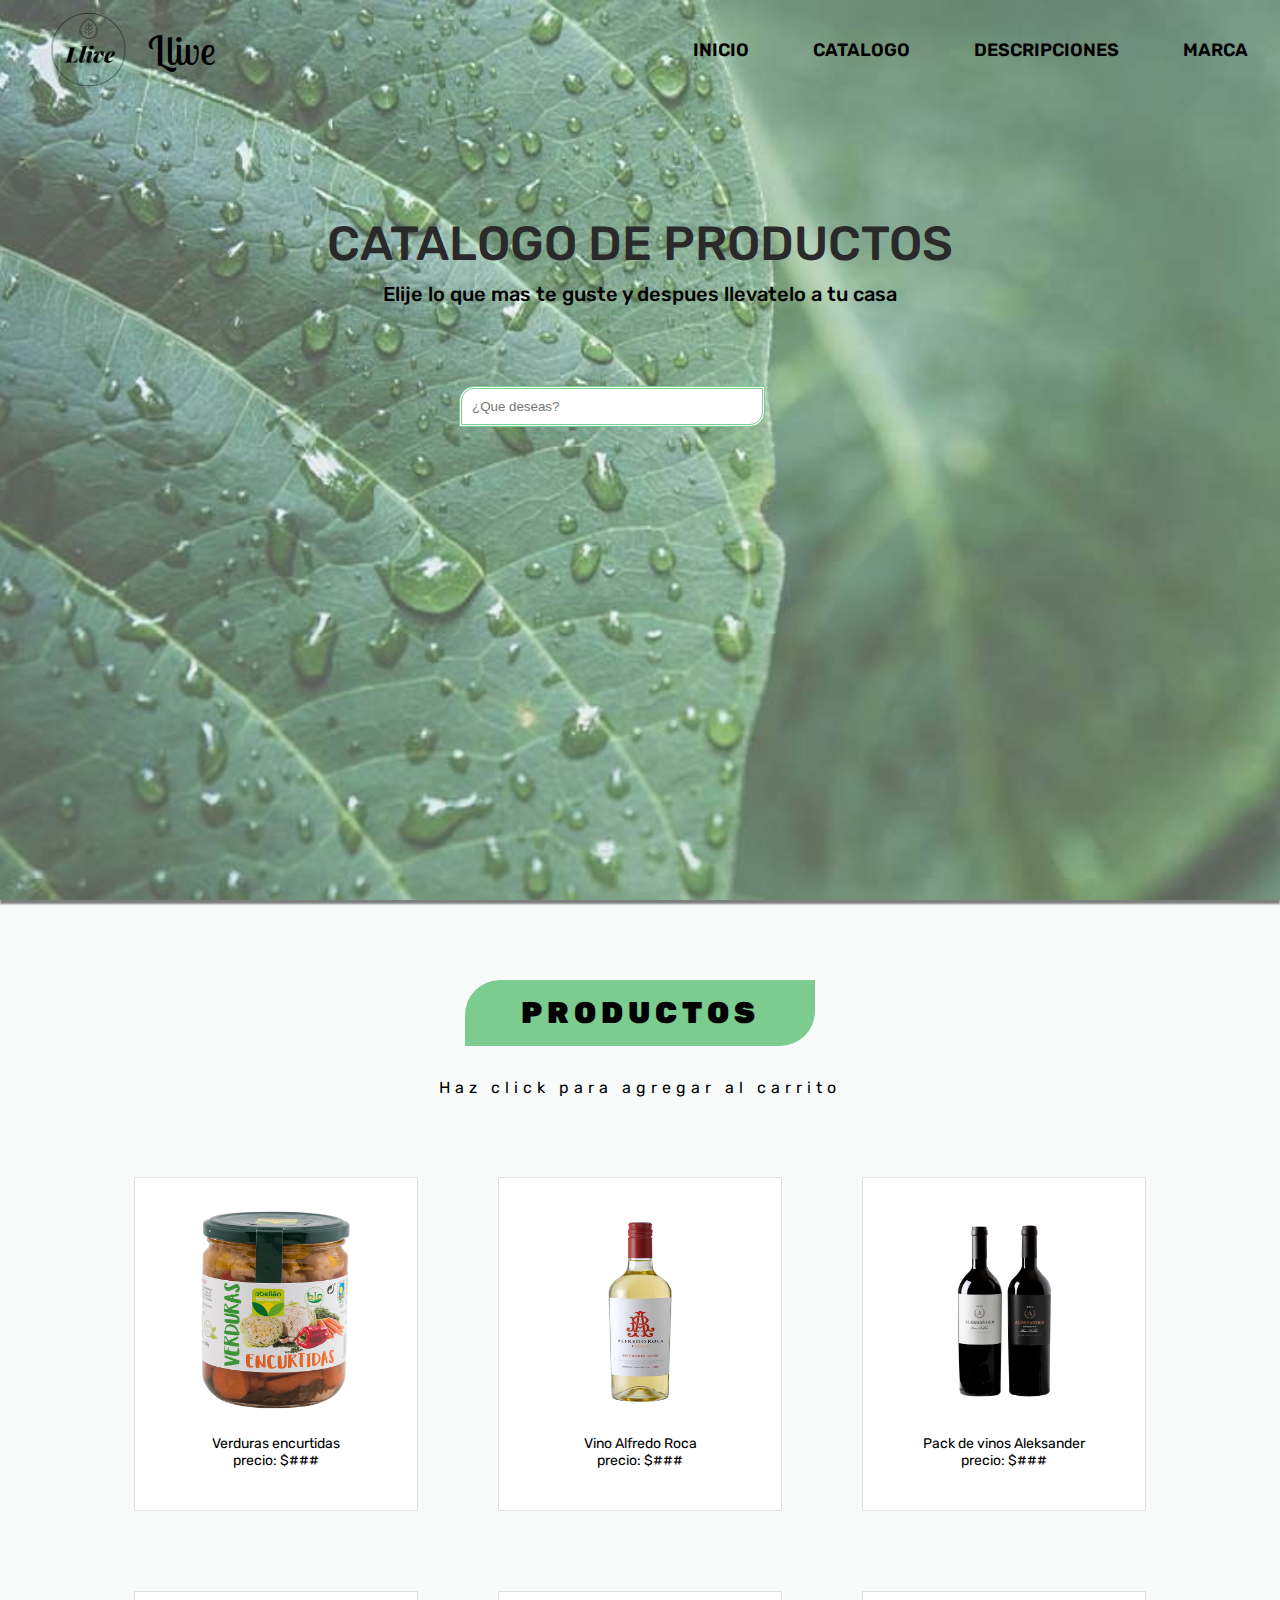
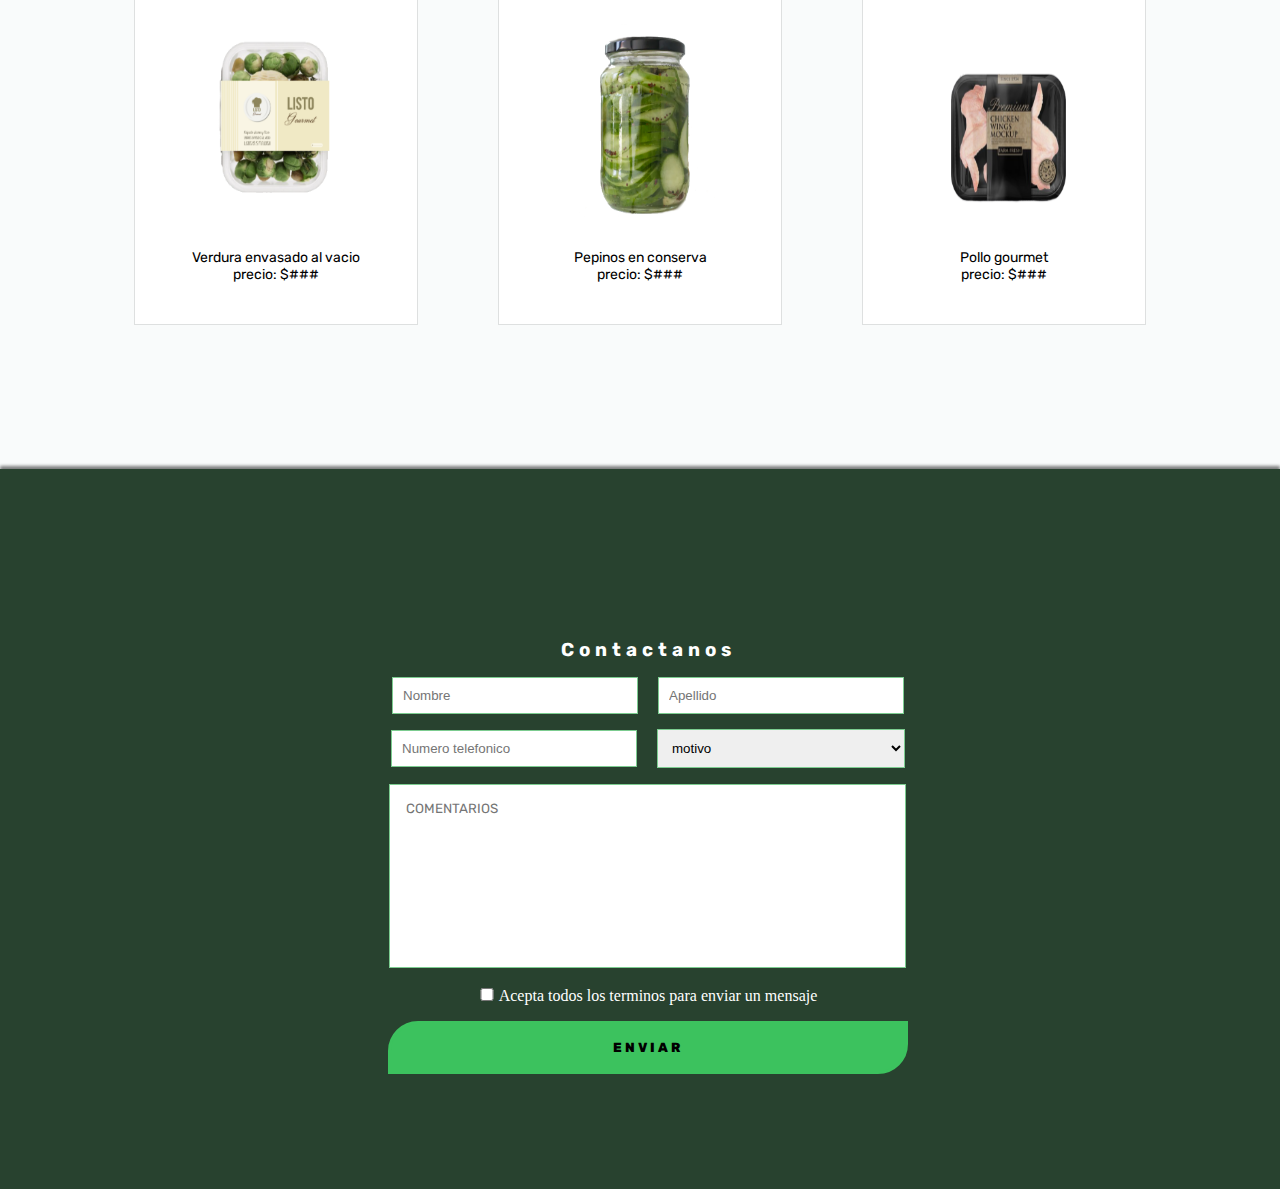
<file: html/catalogo.html>
<!DOCTYPE html>
<html lang="en">
<head>
    <meta charset="UTF-8">
    <meta name="description" content="seccion de Llive donde se muestran todos los productos de conservas y vinos que se venden en la pagina">
    <meta name="keywords" content="catalogo, venta, productos, conservas, frasco, envasado, años, vino,">
    <meta http-equiv="X-UA-Compatible" content="IE=edge">
    <meta name="viewport" content="width=device-width, initial-scale=1.0">
    <title>Catalogo || Llive</title>
    <!-- link de css -->
    <link rel="stylesheet" href="../css/catalogo.css">
    <!-- font awesome -->
    <link rel="stylesheet" href="https://use.fontawesome.com/releases/v5.15.3/css/all.css" integrity="sha384-SZXxX4whJ79/gErwcOYf+zWLeJdY/qpuqC4cAa9rOGUstPomtqpuNWT9wdPEn2fk" crossorigin="anonymous">
    <!-- Google fonts -->
    <link rel="preconnect" href="https://fonts.googleapis.com">
    <link rel="preconnect" href="https://fonts.gstatic.com" crossorigin>
    <link href="https://fonts.googleapis.com/css2?family=Lobster+Two&display=swap" rel="stylesheet">
    <link rel="preconnect" href="https://fonts.googleapis.com">
    <link rel="preconnect" href="https://fonts.gstatic.com" crossorigin>
    <link href="https://fonts.googleapis.com/css2?family=Rubik:ital,wght@0,400;0,500;0,600;0,700;1,400&display=swap" rel="stylesheet">
    <link rel="preconnect" href="https://fonts.googleapis.com">
    <link rel="preconnect" href="https://fonts.gstatic.com" crossorigin>
    <link href="https://fonts.googleapis.com/css2?family=Poppins&display=swap" rel="stylesheet">


</head>
<body>
<!--header/Nav-Bar-->
<header>
    <div class="header_navBar">
        <div class="header_logo">
            <img src="../assets/logo.png" alt="">
            <p>Llive</p>
        </div>
        <div class="header_links">
            <ul>
                <li><a href="../index.html">Inicio</a></li>
                <li><a href="../html/catalogo.html">Catalogo</a></li>
                <li><a href="../html/descripciones.html">Descripciones</a></li>
                <li><a href="../html/marca.html">Marca</a></li>
            </ul>
            
        </div>
    </div>
    <div class="catalogo_titulo">
        <h1>Catalogo de productos</h1>
        <p>Elije lo que mas te guste y despues llevatelo a tu casa</p>
    </div>
    <div class="catalogo_search">
        <input type="search" placeholder="¿Que deseas?"> 
        <span><i class="fas fa-search"></i></span>
    </div>
</header>

<!-- catalogo de productos -->

<section class="catalogo">
    <h1>Productos</h1>
    <p>Haz click para agregar al carrito</p>
    <div class="catalogo_gridProductos">
        <div class="estilos_cards">
            <img src="../assets/Daco_2308410.png" alt=""> 
            <span>Verduras encurtidas</span> <span>precio: $###</span>
        </div>
        <div class="estilos_cards">
            <img src="../assets/vino alfredo roca.png" alt=""> 
            <span>Vino Alfredo Roca</span> <span>precio: $###</span>
        </div>
        <div class="estilos_cards">
            <img src="../assets/pack-vinos.png" alt=""> 
            <span>Pack de vinos Aleksander</span> <span>precio: $###</span>
        </div>
        <div class="estilos_cards">
            <img src="../assets/gourmet.png" alt=""> 
            <span>Verdura envasado al vacio</span> <span>precio: $###</span>
        </div>
        <div class="estilos_cards">
            <img src="../assets/conserva.png" alt=""> 
            <span>Pepinos en conserva</span> <span>precio: $###</span>
        </div>
        <div class="estilos_cards">
            <img src="../assets/producto_gourmet_dos.png" alt=""> 
            <span>Pollo gourmet</span> <span>precio: $###</span>
        </div>
    </div>
  
</section>
<!-- footer -->
<footer>
    <div class="footer_form">
        <iframe src="https://www.google.com/maps/embed?pb=!1m18!1m12!1m3!1d3283.9519523340928!2d-58.46239978461505!3d-34.60537646509322!2m3!1f0!2f0!3f0!3m2!1i1024!2i768!4f13.1!3m3!1m2!1s0x95bcca022cb45dc9%3A0x793d47274929b104!2sAv.%20Juan%20B.%20Justo%204151%2C%20C1416DJI%20CABA!5e0!3m2!1ses-419!2sar!4v1626839578535!5m2!1ses-419!2sar" width="1340" height="150" style="border:0;" allowfullscreen="" loading="lazy"></iframe>
        <div class="footer_inputs">
            <h3>Contactanos</h3>
            <div class="footer_inputName">
                <input type="text" placeholder="Nombre"> <input type="text" placeholder="Apellido">
            </div>
            <div class="footer_inputAsunto">
                <input type="number" placeholder="Numero telefonico"> 
                <select>
                    <option selected> motivo </option>
                    <option> No me llego lo que ordene</option>
                    <option> Mi pedido no llega </option>
                    <option> Me cobraron mas de lo debido</option>
                </select>
            </div>
            <textarea name="" placeholder="comentarios" id="" cols="30" rows="10"></textarea>
            <div class="footer_check">
                <input type="checkbox"> <label for="">Acepta todos los terminos para enviar un mensaje</label>
            </div>
            <button type="submit">enviar</button>
        </div>
    </div>
</footer>
</body>
</html>
</file>
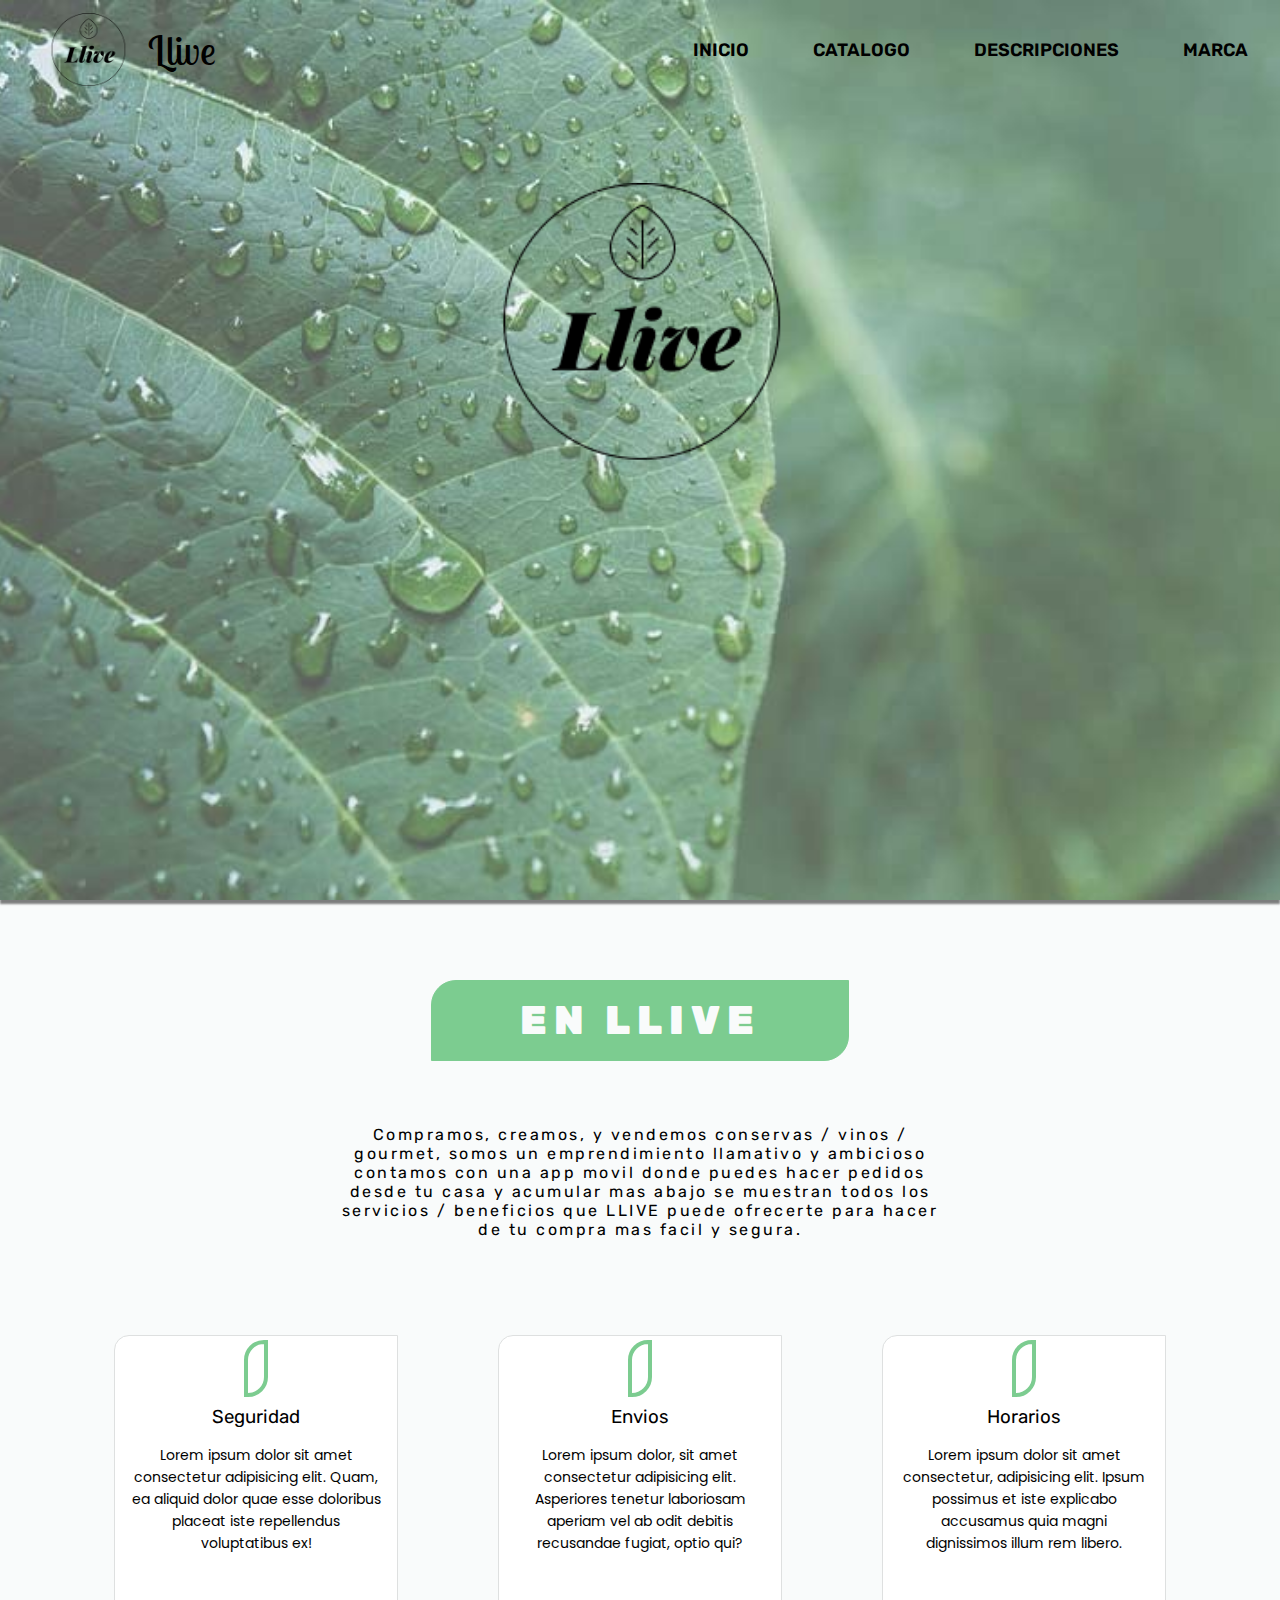
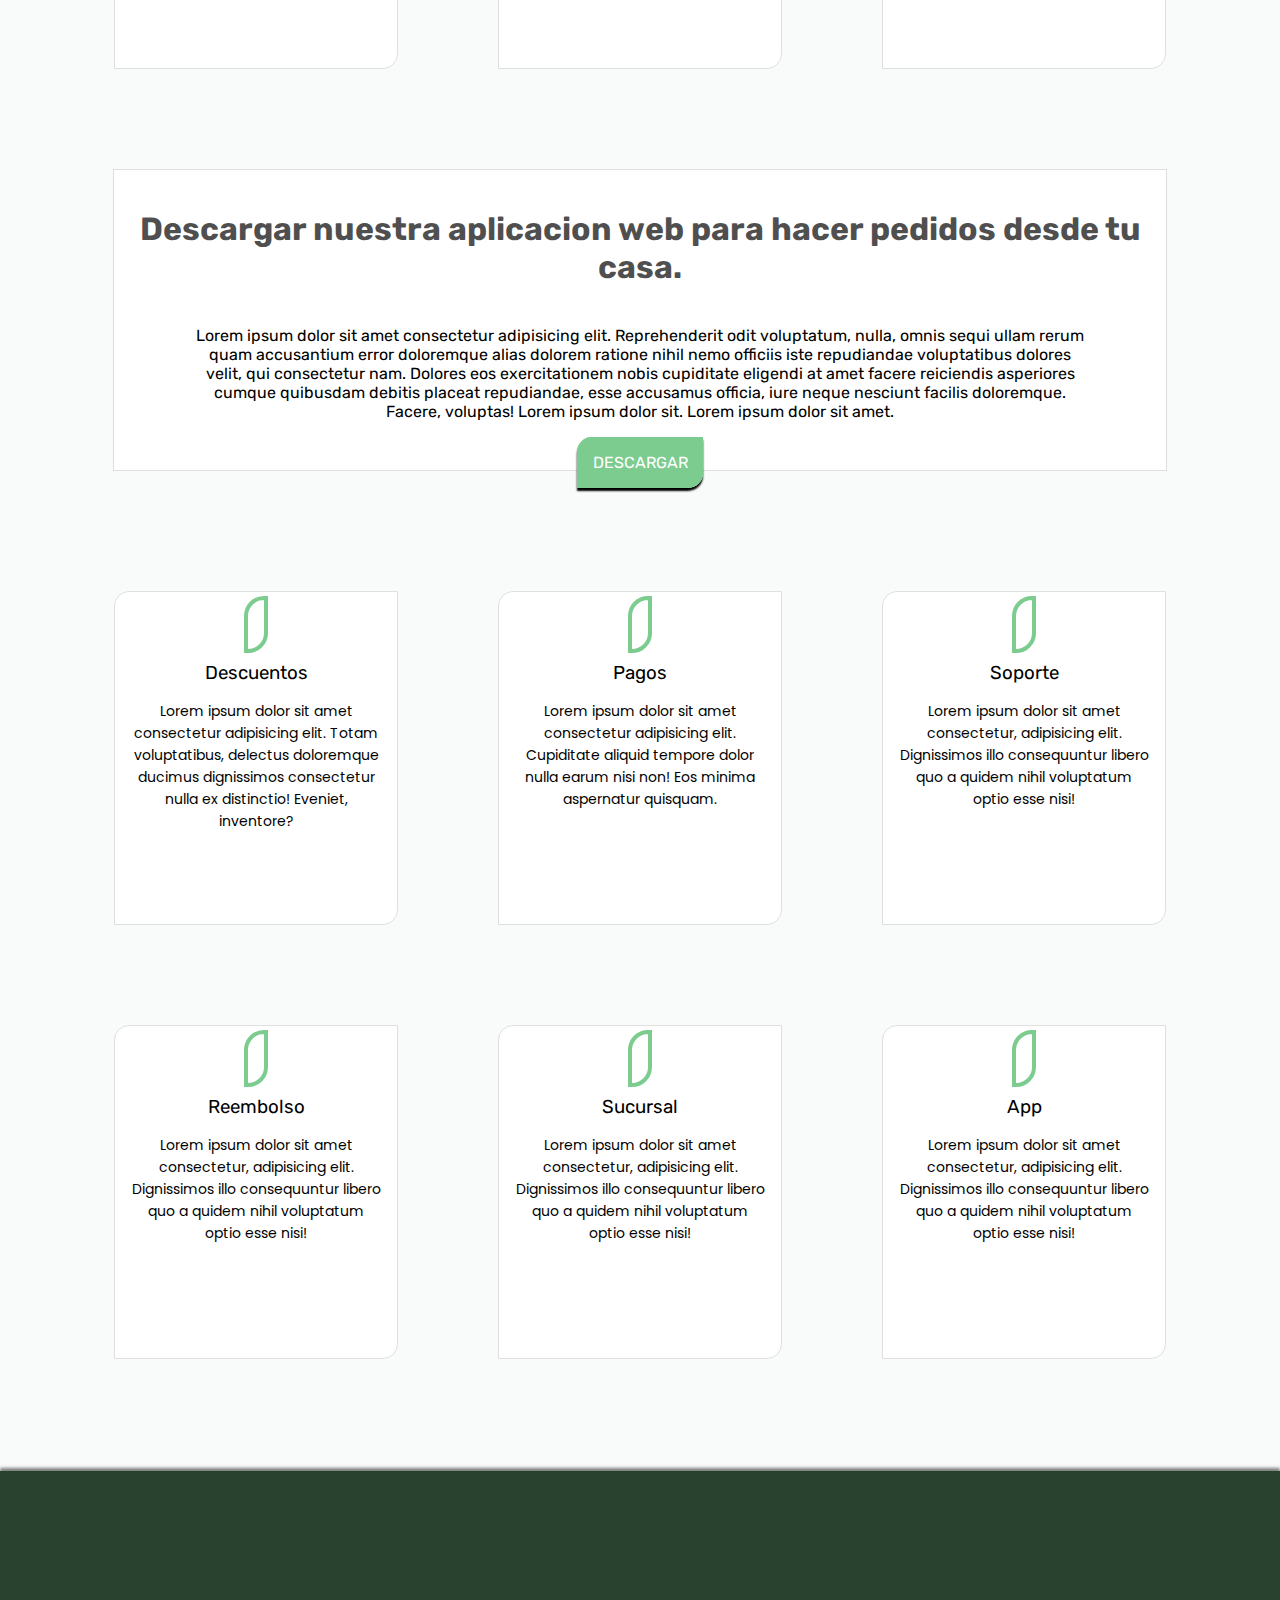
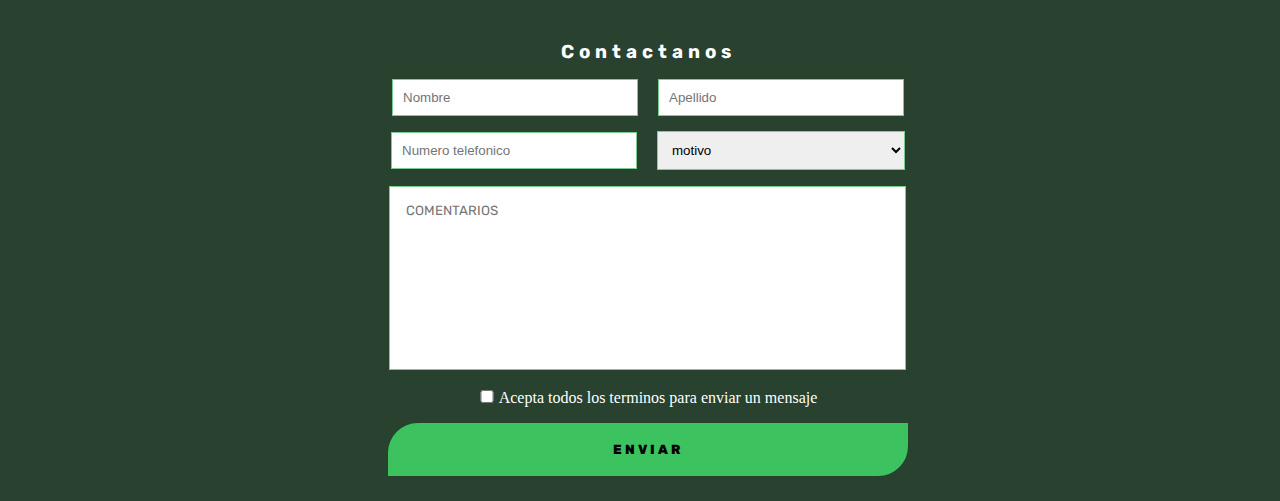
<file: html/marca.html>
<!DOCTYPE html>
<html lang="en">
<head>
    <meta charset="UTF-8">
    <meta name="description" content="seccion de Llive donde se encuentra la informacion y los servicios de la pagina">
    <meta name="keywords" content="marca, caracteristicas, servicios, atencion, informacion">
    <meta http-equiv="X-UA-Compatible" content="IE=edge">
    <meta name="viewport" content="width=device-width, initial-scale=1.0">
    <title>Marca || Llive</title>
     <!-- link de css -->
     <link rel="stylesheet" href="../css/marca.css">
     <!-- font awesome -->
     <link rel="stylesheet" href="https://use.fontawesome.com/releases/v5.15.3/css/all.css" integrity="sha384-SZXxX4whJ79/gErwcOYf+zWLeJdY/qpuqC4cAa9rOGUstPomtqpuNWT9wdPEn2fk" crossorigin="anonymous">
     <!-- Google fonts -->
     <link rel="preconnect" href="https://fonts.googleapis.com">
     <link rel="preconnect" href="https://fonts.gstatic.com" crossorigin>
     <link href="https://fonts.googleapis.com/css2?family=Lobster+Two&display=swap" rel="stylesheet">
     <link rel="preconnect" href="https://fonts.googleapis.com">
     <link rel="preconnect" href="https://fonts.gstatic.com" crossorigin>
     <link href="https://fonts.googleapis.com/css2?family=Rubik:ital,wght@0,400;0,500;0,600;0,700;1,400&display=swap" rel="stylesheet">
     <link rel="preconnect" href="https://fonts.googleapis.com">
     <link rel="preconnect" href="https://fonts.gstatic.com" crossorigin>
     <link href="https://fonts.googleapis.com/css2?family=Poppins&display=swap" rel="stylesheet">
</head>
<body>
    <!-- Header / navBar-->
    <header>
        <div class="header_navBar">
            <div class="header_Llive">
                <img src="../assets/logo.png" alt="">
                <p>Llive</p>
            </div>
            <div class="header_links">
                <ul>
                    <li><a href="../index.html">Inicio</a></li>
                    <li><a href="../html/catalogo.html">Catalogo</a></li>
                    <li><a href="../html/descripciones.html">Descripciones</a></li>
                    <li><a href="../html/marca.html">Marca</a></li>
                </ul>
                <span><i  class="fas fa-bars"></i></span>
            </div>
        </div>
        <div class="header_marcaLogo">
            <img src="../assets/logo.png" alt="">
        </div>
    </header>
    <!-- seccion de servicios -->
    <section class="servicios">
        <div class="servicios_titulo">
            <h1>en llive</h1>
            <p>Compramos, creamos, y vendemos conservas / vinos / gourmet, somos un emprendimiento llamativo y ambicioso contamos con una app movil donde puedes hacer pedidos desde tu casa y acumular mas abajo se muestran todos los servicios / beneficios que LLIVE puede ofrecerte para hacer de tu compra mas facil y segura. </p>
        </div>
        <div class="servicios_gridBeneficios">
            <div class=" cards">
                <span><i class="fas fa-shield-alt"></i></span> 
                <h3>Seguridad</h3>
                <p>Lorem ipsum dolor sit amet consectetur adipisicing elit. Quam, ea aliquid dolor quae esse doloribus placeat iste repellendus voluptatibus ex!</p>
            </div>
            <div class=" cards">
                <span><i class="fas fa-truck"></i></span> 
                <h3>Envios</h3>
                <p>Lorem ipsum dolor, sit amet consectetur adipisicing elit. Asperiores tenetur laboriosam aperiam vel ab odit debitis recusandae fugiat, optio qui?</p>
            </div>
            <div class=" cards">
                <span><i class="far fa-clock"></i></span> 
                <h3>Horarios</h3>
                <p>Lorem ipsum dolor sit amet consectetur, adipisicing elit. Ipsum possimus et iste explicabo accusamus quia magni dignissimos illum rem libero.</p>
            </div>
            <!-- parte de la descarga -->
            <div class="servicios_descarga">
                <div class="descarga_titulo">
                    <h1>Descargar nuestra aplicacion web para hacer pedidos desde tu casa.</h1>
                    <p>Lorem ipsum dolor sit amet consectetur adipisicing elit. Reprehenderit odit voluptatum, nulla, omnis sequi ullam rerum quam accusantium error doloremque alias dolorem ratione nihil nemo officiis iste repudiandae voluptatibus dolores velit, qui consectetur nam. Dolores eos exercitationem nobis cupiditate eligendi at amet facere reiciendis asperiores cumque quibusdam debitis placeat repudiandae, esse accusamus officia, iure neque nesciunt facilis doloremque. Facere, voluptas! Lorem ipsum dolor sit. Lorem ipsum dolor sit amet.</p>
                </div>
                <div class="vacio"></div>
                <a href="#">Descargar</a>
            </div>
        </div>
        <div class="servicios_gridBeneficiosDos">
            <div class=" cards">
                <span><i class="fas fa-percent"></i></span> 
                <h3>Descuentos</h3>
                <p>Lorem ipsum dolor sit amet consectetur adipisicing elit. Totam voluptatibus, delectus doloremque ducimus dignissimos consectetur nulla ex distinctio! Eveniet, inventore?</p>
            </div>
            <div class=" cards">
                <span><i class="fas fa-credit-card"></i></span> 
                <h3>Pagos</h3>
                <p>Lorem ipsum dolor sit amet consectetur adipisicing elit. Cupiditate aliquid tempore dolor nulla earum nisi non! Eos minima aspernatur quisquam.</p> 
            </div>
            <div class=" cards">
                <span><i class="fas fa-headset"></i></span> 
                <h3>Soporte</h3>
                <p>Lorem ipsum dolor sit amet consectetur, adipisicing elit. Dignissimos illo consequuntur libero quo a quidem nihil voluptatum optio esse nisi!</p> 
            </div>
            <div class=" cards">
                <span><i class="fas fa-redo-alt"></i></span> 
                <h3>Reembolso</h3>
                <p>Lorem ipsum dolor sit amet consectetur, adipisicing elit. Dignissimos illo consequuntur libero quo a quidem nihil voluptatum optio esse nisi!</p> 
            </div>
            <div class=" cards">
                <span><i class="fas fa-home"></i></span> 
                <h3>Sucursal</h3>
                <p>Lorem ipsum dolor sit amet consectetur, adipisicing elit. Dignissimos illo consequuntur libero quo a quidem nihil voluptatum optio esse nisi!</p> 
            </div>
            <div class=" cards">
                <span><i class="fas fa-code"></i></span> 
                <h3>App</h3>
                <p>Lorem ipsum dolor sit amet consectetur, adipisicing elit. Dignissimos illo consequuntur libero quo a quidem nihil voluptatum optio esse nisi!</p> 
            </div>
        </div>
    </section>
    <!-- footer -->
<footer>
    <div class="footer_form">
        <iframe src="https://www.google.com/maps/embed?pb=!1m18!1m12!1m3!1d3283.9519523340928!2d-58.46239978461505!3d-34.60537646509322!2m3!1f0!2f0!3f0!3m2!1i1024!2i768!4f13.1!3m3!1m2!1s0x95bcca022cb45dc9%3A0x793d47274929b104!2sAv.%20Juan%20B.%20Justo%204151%2C%20C1416DJI%20CABA!5e0!3m2!1ses-419!2sar!4v1626839578535!5m2!1ses-419!2sar" width="1340" height="150" style="border:0;" allowfullscreen="" loading="lazy"></iframe>
        <div class="footer_inputs">
            <h3>Contactanos</h3>
            <div class="footer_inputName">
                <input type="text" placeholder="Nombre"> <input type="text" placeholder="Apellido">
            </div>
            <div class="footer_inputAsunto">
                <input type="number" placeholder="Numero telefonico"> 
                <select>
                    <option selected> motivo </option>
                    <option> No me llego lo que ordene</option>
                    <option> Mi pedido no llega </option>
                    <option> Me cobraron mas de lo debido</option>
                </select>
            </div>
            <textarea name="" placeholder="comentarios" id="" cols="30" rows="10"></textarea>
            <div class="footer_check">
                <input type="checkbox"> <label for="">Acepta todos los terminos para enviar un mensaje</label>
            </div>
            <button type="submit">enviar</button>
        </div>
    </div>
</footer>
    
</body>
</html>
</file>
<file: css/catalogo.css>
@charset "UTF-8";
* {
  margin: 0;
  padding: 0;
}

body {
  height: 250vh;
  background-color: #f9fbfb;
}

body header {
  width: 100%;
  height: 100vh;
  -webkit-box-shadow: 0px 4px 2px 0px rgba(0, 0, 0, 0.5);
          box-shadow: 0px 4px 2px 0px rgba(0, 0, 0, 0.5);
  background-image: url(../assets/banner-hojas.jpg);
  background-repeat: no-repeat;
  background-size: cover;
  background-position: center;
}

body header .header_navBar {
  display: -ms-grid;
  display: grid;
  -ms-grid-columns: 0.3fr 0.7fr;
      grid-template-columns: 0.3fr 0.7fr;
  -ms-grid-rows: 0.2fr;
      grid-template-rows: 0.2fr;
  gap: 0px 0px;
  -webkit-box-align: center;
      -ms-flex-align: center;
          align-items: center;
  padding-top: 0.8rem;
}

body header .header_navBar .header_logo {
  display: -ms-grid;
  display: grid;
  -ms-grid-columns: 0.2fr 0.4fr;
      grid-template-columns: 0.2fr 0.4fr;
  -ms-grid-rows: 0.2fr;
      grid-template-rows: 0.2fr;
  gap: 0px 20px;
  -webkit-box-align: center;
      -ms-flex-align: center;
          align-items: center;
  margin-left: 3rem;
}

body header .header_navBar .header_logo img {
  width: 80px;
}

body header .header_navBar .header_logo p {
  font-family: 'Lobster Two', cursive;
  font-size: 40px;
}

body header .header_navBar .header_links {
  -ms-grid-column-align: end;
      justify-self: end;
}

body header .header_navBar .header_links ul {
  display: -webkit-inline-box;
  display: -ms-inline-flexbox;
  display: inline-flex;
  list-style: none;
}

body header .header_navBar .header_links ul li {
  padding: 0rem 2rem;
}

body header .header_navBar .header_links ul li a {
  padding-bottom: 0.5rem;
  color: #000;
  text-decoration: none;
  text-transform: uppercase;
  font-family: "Rubik", sans-serif;
  font-size: 18px;
  font-weight: 600;
}

body header .header_navBar .header_links ul li a:hover {
  border-bottom: 5px solid #7CCC90;
  -webkit-transition: 250ms ease-in-out;
  transition: 250ms ease-in-out;
}

body header .catalogo_titulo {
  text-align: center;
  font-family: "Rubik", sans-serif;
  margin-top: 8rem;
}

body header .catalogo_titulo h1 {
  color: #2b2a2a;
  font-weight: 500;
  font-size: 48px;
  text-transform: uppercase;
}

body header .catalogo_titulo p {
  margin-top: 10px;
  font-size: 20px;
  font-weight: 500;
}

body header .catalogo_search {
  display: -ms-grid;
  display: grid;
  -ms-grid-columns: 0.4fr 0.2fr;
      grid-template-columns: 0.4fr 0.2fr;
  -ms-grid-rows: 1fr;
      grid-template-rows: 1fr;
  gap: 0px 5px;
  -webkit-box-align: center;
      -ms-flex-align: center;
          align-items: center;
  -webkit-box-pack: center;
      -ms-flex-pack: center;
          justify-content: center;
  justify-items: end;
  margin-top: 5rem;
}

body header .catalogo_search input {
  padding: 10px;
  outline: none;
  width: 60%;
  border: 3px double;
  border-radius: 15px 0px;
  border-color: #7CCC90;
}

body header .catalogo_search span {
  -ms-grid-column-align: start;
      justify-self: start;
  background-color: #7CCC90;
  height: 40px;
  border-radius: 0px 20px;
  cursor: pointer;
}

body header .catalogo_search span i {
  width: 50px;
  margin-top: 6px;
  text-align: center;
  font-size: 25px;
}

body header .catalogo_search span:hover {
  border-radius: 20px 0px;
  color: #f9fbfb;
  -webkit-transition: 300ms ease-in-out;
  transition: 300ms ease-in-out;
}

body .catalogo {
  margin-top: 5rem;
  padding-bottom: 2rem;
}

body .catalogo h1 {
  margin: auto;
  padding: 15px;
  text-align: center;
  text-transform: uppercase;
  letter-spacing: 5px;
  border-radius: 35px 0px;
  background: #7CCC90;
  width: 25%;
  font-family: "Rubik", sans-serif;
  font-weight: 900;
  font-size: 30px;
}

body .catalogo p {
  margin-top: 2rem;
  text-align: center;
  font-family: "Rubik", sans-serif;
  letter-spacing: 5px;
}

body .catalogo .catalogo_gridProductos {
  display: -ms-grid;
  display: grid;
  -ms-grid-columns: 0.2fr 0.2fr 0.2fr;
      grid-template-columns: 0.2fr 0.2fr 0.2fr;
  -ms-grid-rows: 0.5fr 0.5fr;
      grid-template-rows: 0.5fr 0.5fr;
  gap: 80px 80px;
  -webkit-box-pack: center;
      -ms-flex-pack: center;
          justify-content: center;
  text-align: center;
  justify-items: center;
  -webkit-box-align: center;
      -ms-flex-align: center;
          align-items: center;
  margin-top: 5rem;
}

body .catalogo .catalogo_gridProductos .estilos_cards {
  background: white;
  border: 1px solid #dee0e0;
  text-align: center;
  padding: 1rem;
  width: 250px;
  height: 300px;
  -webkit-transition: all 300ms ease-in-out;
  transition: all 300ms ease-in-out;
}

body .catalogo .catalogo_gridProductos .estilos_cards img {
  display: block;
  margin: auto;
  margin-top: 1rem;
  width: 150px;
  height: 200px;
  padding-bottom: 25px;
}

body .catalogo .catalogo_gridProductos .estilos_cards span {
  display: block;
  font-family: "Rubik", sans-serif;
  font-size: 14px;
}

body .catalogo .catalogo_gridProductos .estilos_cards:hover {
  background: #7CCC90;
  border: 3px solid #6caf7d;
  -webkit-transition: all 300ms ease-in-out;
  transition: all 300ms ease-in-out;
  cursor: pointer;
  border-radius: 60px 0px;
}

body footer {
  display: -ms-grid;
  display: grid;
  grid-auto-columns: 1fr;
  -ms-grid-columns: 1fr;
      grid-template-columns: 1fr;
  -ms-grid-rows: 1.7fr;
      grid-template-rows: 1.7fr;
  gap: 0px 0px;
  height: 80vh;
  width: 100%;
  background: #28422F;
  margin-top: 7rem;
  -webkit-box-shadow: 0px -3px 3px 0px rgba(0, 0, 0, 0.5);
          box-shadow: 0px -3px 3px 0px rgba(0, 0, 0, 0.5);
  justify-items: center;
}

body footer .footer_form {
  width: 100%;
}

body footer .footer_form iframe {
  width: 99.9900%;
}

body footer .footer_inputs {
  text-align: center;
}

body footer h3 {
  margin-left: 1rem;
  margin-top: 1rem;
  color: white;
  letter-spacing: 5px;
  font-family: 'Rubik', sans-serif;
}

body footer input {
  width: 14rem;
  margin-top: 1rem;
  margin-left: 1rem;
  outline: none;
  outline-width: 1rem;
  padding: 10px;
  border: 1px solid #7CCC90;
  -webkit-transition: 0.7s ease;
  transition: 0.7s ease;
}

body footer input:focus {
  border-radius: 15px 0px;
  -webkit-transition: 0.7s ease;
  transition: 0.7s ease;
}

body footer select {
  width: 15.5rem;
  padding: 10px;
  margin-left: 1rem;
  border-color: #7CCC90;
}

body footer select:focus {
  border-radius: 15px 0px;
  -webkit-transition: 0.7s ease;
  transition: 0.7s ease;
}

body footer .footer_check {
  margin-left: -6.5rem;
}

body footer .footer_check label {
  color: white;
  margin-left: -6.5rem;
}

body footer textarea {
  width: 30.2rem;
  margin-left: 15px;
  margin-top: 1rem;
  padding: 1rem;
  border: 1px solid #7CCC90;
  outline: none;
  font-family: "Rubik", sans-serif;
  text-transform: uppercase;
  resize: none;
}

body footer textarea:focus {
  -webkit-transition: 0.7s ease;
  transition: 0.7s ease;
  border-radius: 15px 0px;
}

body footer button {
  text-transform: uppercase;
  font-family: 'Rubik', sans-serif;
  background: #3CC25E;
  border: 3px solid #3CC25E;
  border-radius: 30px 0px;
  font-weight: 800;
  letter-spacing: 3px;
  margin-top: 1rem;
  padding: 1rem;
  width: 32.5rem;
  margin-left: 15px;
  cursor: pointer;
}

body footer button:hover {
  background: #7CCC90;
  border: 3px solid #7CCC90;
  -webkit-transition: all 500ms ease-in-out;
  transition: all 500ms ease-in-out;
}

/* moviles pequeños */
@media only screen and (min-width: 320px) and (max-width: 480px) {
  body {
    width: 140vh;
  }
  body header {
    width: 140vh;
  }
  body header .header_navBar .header_links {
    margin-left: 14rem;
  }
  body header .header_navBar .header_links ul li a {
    font-size: 28px;
  }
  body header .header_navBar .header_logo img {
    display: none;
  }
  body header .header_navBar .header_logo p {
    font-size: 50px;
  }
  body header .catalogo_titulo h1 {
    font-size: 60px;
  }
  body header .catalogo_titulo p {
    display: none;
  }
  body header .catalogo_search {
    margin-left: 6rem;
  }
  body header .catalogo_search input {
    width: 100%;
    padding: 1rem 3rem;
    font-size: 25px;
  }
  body header .catalogo_search span {
    height: 70px;
    width: 70px;
    border-radius: 0px 30px;
  }
  body header .catalogo_search span i {
    width: 70px;
    text-align: center;
    -webkit-box-align: center;
        -ms-flex-align: center;
            align-items: center;
    margin-top: 14px;
    font-size: 40px;
  }
  body .catalogo {
    width: 140vh;
  }
  body .catalogo h1 {
    margin: auto;
    width: 50%;
    text-align: center;
  }
  body .catalogo p {
    font-size: 40px;
  }
  body .catalogo .catalogo_gridProductos {
    -ms-grid-columns: 0.2fr 0.2fr;
        grid-template-columns: 0.2fr 0.2fr;
    gap: 100px 100px;
  }
  body .catalogo .catalogo_gridProductos .estilos_cards {
    height: 325px;
  }
  body .catalogo .catalogo_gridProductos .estilos_cards span {
    font-size: 24px;
  }
  body footer {
    width: 140vh;
    height: 80vh;
  }
}

@media only screen and (min-width: 480px) and (max-width: 768px) {
  body {
    width: 140%;
  }
  body header {
    width: 140%;
  }
  body header .header_links ul li a {
    font-size: 25px;
  }
  body header .header_logo img {
    display: none;
  }
  body header .header_logo p {
    font-size: 50px;
  }
  body header .catalogo_titulo h1 {
    font-size: 60px;
  }
  body header .catalogo_titulo p {
    display: none;
  }
  body header .catalogo_search {
    margin-left: 12rem;
  }
  body header .catalogo_search input {
    width: 100%;
    padding: 1rem 3rem;
    font-size: 25px;
  }
  body header .catalogo_search span {
    height: 70px;
    width: 70px;
    border-radius: 0px 30px;
  }
  body header .catalogo_search span i {
    width: 70px;
    text-align: center;
    -webkit-box-align: center;
        -ms-flex-align: center;
            align-items: center;
    margin-top: 14px;
    font-size: 40px;
  }
  body .catalogo {
    width: 140%;
  }
  body .catalogo h1 {
    margin: auto;
    width: 50%;
    text-align: center;
  }
  body .catalogo p {
    font-size: 40px;
  }
  body .catalogo .catalogo_gridProductos {
    -ms-grid-columns: 0.2fr 0.2fr;
        grid-template-columns: 0.2fr 0.2fr;
    gap: 100px 100px;
  }
  body .catalogo .catalogo_gridProductos .estilos_cards {
    height: 325px;
  }
  body .catalogo .catalogo_gridProductos .estilos_cards span {
    font-size: 24px;
  }
  body footer {
    width: 140%;
    height: 80vh;
  }
}

@media only screen and (min-device-width: 768px) and (max-device-width: 1024px) {
  body {
    width: 100%;
  }
  body header {
    width: 140%;
  }
  body header .catalogo_search {
    margin-left: 9rem;
  }
  body header .catalogo_search input {
    width: 100%;
    padding: 1rem 3rem;
    font-size: 25px;
  }
  body header .catalogo_search span {
    height: 70px;
    width: 70px;
    border-radius: 0px 30px;
  }
  body header .catalogo_search span i {
    width: 70px;
    text-align: center;
    -webkit-box-align: center;
        -ms-flex-align: center;
            align-items: center;
    margin-top: 14px;
    font-size: 40px;
  }
  body .catalogo {
    width: 140%;
  }
  body .catalogo h1 {
    margin: auto;
    width: 50%;
    text-align: center;
  }
  body .catalogo p {
    font-size: 40px;
  }
  body .catalogo .catalogo_gridProductos {
    -ms-grid-columns: 0.2fr 0.2fr;
        grid-template-columns: 0.2fr 0.2fr;
    gap: 100px 100px;
  }
  body .catalogo .catalogo_gridProductos .estilos_cards {
    height: 325px;
  }
  body .catalogo .catalogo_gridProductos .estilos_cards span {
    font-size: 24px;
  }
  body footer {
    width: 140%;
    height: 80vh;
  }
}
/*# sourceMappingURL=catalogo.css.map */
</file>
<file: css/marca.css>
* {
  margin: 0;
  padding: 0;
}

body {
  height: 200vh;
  background: #f9fbfb;
}

body header {
  height: 100vh;
  -webkit-box-shadow: 0px 4px 2px 0px rgba(0, 0, 0, 0.5);
          box-shadow: 0px 4px 2px 0px rgba(0, 0, 0, 0.5);
  background-image: url(../assets/banner-hojas.jpg);
  background-position: center;
  background-repeat: no-repeat;
  background-size: cover;
}

body header .header_navBar {
  display: -ms-grid;
  display: grid;
  -ms-grid-columns: 0.3fr 0.7fr;
      grid-template-columns: 0.3fr 0.7fr;
  -ms-grid-rows: 0.2fr;
      grid-template-rows: 0.2fr;
  gap: 0px 0px;
  -webkit-box-align: center;
      -ms-flex-align: center;
          align-items: center;
  padding-top: 0.8rem;
}

body header .header_navBar .header_Llive {
  display: -ms-grid;
  display: grid;
  -ms-grid-columns: 0.2fr 0.4fr;
      grid-template-columns: 0.2fr 0.4fr;
  -ms-grid-rows: 0.2fr;
      grid-template-rows: 0.2fr;
  gap: 0px 20px;
  -webkit-box-align: center;
      -ms-flex-align: center;
          align-items: center;
  margin-left: 3rem;
}

body header .header_navBar .header_Llive img {
  width: 80px;
}

body header .header_navBar .header_Llive p {
  font-family: 'Lobster Two', cursive;
  font-size: 40px;
}

body header .header_navBar .header_links {
  -ms-grid-column-align: end;
      justify-self: end;
}

body header .header_navBar .header_links span {
  display: none;
}

body header .header_navBar .header_links ul {
  list-style: none;
  display: -webkit-inline-box;
  display: -ms-inline-flexbox;
  display: inline-flex;
}

body header .header_navBar .header_links ul li {
  padding: 0rem 2rem;
}

body header .header_navBar .header_links ul li a {
  padding-bottom: 0.5rem;
  color: #000;
  text-decoration: none;
  text-transform: uppercase;
  font-family: "Rubik", sans-serif;
  font-size: 18px;
  font-weight: 600;
}

body header .header_navBar .header_links ul li a:hover {
  border-bottom: 5px solid #7CCC90;
  -webkit-transition: 250ms ease-in-out;
  transition: 250ms ease-in-out;
}

body header .header_marcaLogo {
  margin-top: 6rem;
  text-align: center;
}

body header .header_marcaLogo img {
  width: 300px;
}

body .servicios .servicios_titulo {
  margin: auto;
  text-align: center;
}

body .servicios .servicios_titulo h1 {
  margin: auto;
  margin-top: 5rem;
  text-transform: uppercase;
  letter-spacing: 7px;
  border: 1px solid #7CCC90;
  border-radius: 25px 0px;
  color: #f9fbfb;
  padding: 1rem;
  width: 30%;
  background: #7CCC90;
  font-family: "Rubik", sans-serif;
  font-size: 40px;
  font-weight: 900;
}

body .servicios .servicios_titulo p {
  margin: auto;
  margin-top: 4rem;
  width: 47%;
  letter-spacing: 2.5px;
  font-family: "Rubik", sans-serif;
}

body .servicios .servicios_gridBeneficios {
  display: -ms-grid;
  display: grid;
  grid-auto-columns: 1fr;
  -ms-grid-columns: 0.2fr 0.2fr 0.2fr;
      grid-template-columns: 0.2fr 0.2fr 0.2fr;
  -ms-grid-rows: 0.2fr 0.5fr;
      grid-template-rows: 0.2fr 0.5fr;
  gap: 100px 100px;
  -webkit-box-pack: center;
      -ms-flex-pack: center;
          justify-content: center;
  margin: auto;
  margin-top: 6rem;
  text-align: center;
      grid-template-areas: ". . ." "servicios_descarga servicios_descarga servicios_descarga" ". . ." ". . .";
}

body .servicios .servicios_gridBeneficios .servicios_descarga {
  background: white;
  -ms-grid-row: 2;
  -ms-grid-column: 1;
  -ms-grid-column-span: 3;
  grid-area: servicios_descarga;
  width: 100%;
  -ms-grid-column-align: center;
      justify-self: center;
  height: 300px;
  border: 1px solid #dee0e0;
}

body .servicios .servicios_gridBeneficios .servicios_descarga .descarga_titulo {
  margin-top: 2.5rem;
}

body .servicios .servicios_gridBeneficios .servicios_descarga .descarga_titulo h1 {
  text-align: center;
  font-family: "Rubik", sans-serif;
  color: rgba(0, 0, 0, 0.7);
  padding-bottom: 1.5rem;
}

body .servicios .servicios_gridBeneficios .servicios_descarga .descarga_titulo p {
  padding: 1rem 5rem 2rem 5rem;
  font-family: "Rubik", sans-serif;
}

body .servicios .servicios_gridBeneficios .servicios_descarga a {
  text-align: center;
  color: #000;
  border: 3px solid #7CCC90;
  margin-top: 5rem;
  padding: 0.8rem;
  border-radius: 15px 0px;
  color: white;
  background: #7CCC90;
  font-family: "Rubik", sans-serif;
  -webkit-box-shadow: 0px 3px 2px black;
          box-shadow: 0px 3px 2px black;
  text-decoration: none;
  text-transform: uppercase;
}

body .servicios .servicios_gridBeneficios .servicios_descarga a:hover {
  background: transparent;
  color: black;
  -webkit-transition: all 500ms ease;
  transition: all 500ms ease;
}

body .servicios .servicios_gridBeneficios .cards {
  border: 1px solid #dee0e0;
  border-radius: 15px 0px;
  background: white;
  height: 300px;
  width: 250px;
  padding: 1rem;
}

body .servicios .servicios_gridBeneficios .cards span {
  color: #7CCC90;
  font-size: 30px;
  border: 4px solid #7CCC90;
  padding: 0.5rem;
  border-radius: 20px 0px;
}

body .servicios .servicios_gridBeneficios .cards span i {
  margin-top: 1rem;
}

body .servicios .servicios_gridBeneficios .cards h3 {
  margin-top: 20px;
  font-family: 'Rubik', sans-serif;
  font-weight: 400;
}

body .servicios .servicios_gridBeneficios .cards p {
  margin-top: 1rem;
  line-height: 22px;
  font-family: 'Poppins', sans-serif;
  font-size: 14px;
}

body .servicios .servicios_gridBeneficiosDos {
  display: -ms-grid;
  display: grid;
  -ms-grid-columns: 0.2fr 0.2fr 0.2fr;
      grid-template-columns: 0.2fr 0.2fr 0.2fr;
  -ms-grid-rows: 1fr 1fr;
      grid-template-rows: 1fr 1fr;
  gap: 100px 100px;
  -webkit-box-pack: center;
      -ms-flex-pack: center;
          justify-content: center;
  margin-top: -5rem;
  text-align: center;
}

body .servicios .servicios_gridBeneficiosDos .cards {
  border: 1px solid #dee0e0;
  border-radius: 15px 0px;
  background: white;
  height: 300px;
  width: 250px;
  padding: 1rem;
}

body .servicios .servicios_gridBeneficiosDos .cards span {
  color: #7CCC90;
  font-size: 30px;
  border: 4px solid #7CCC90;
  padding: 0.5rem;
  border-radius: 20px 0px;
}

body .servicios .servicios_gridBeneficiosDos .cards span i {
  margin-top: 1rem;
}

body .servicios .servicios_gridBeneficiosDos .cards h3 {
  margin-top: 20px;
  font-family: 'Rubik', sans-serif;
  font-weight: 400;
}

body .servicios .servicios_gridBeneficiosDos .cards p {
  margin-top: 1rem;
  line-height: 22px;
  font-family: 'Poppins', sans-serif;
  font-size: 14px;
}

body footer {
  display: -ms-grid;
  display: grid;
  grid-auto-columns: 1fr;
  -ms-grid-columns: 1fr;
      grid-template-columns: 1fr;
  -ms-grid-rows: 1.7fr;
      grid-template-rows: 1.7fr;
  gap: 0px 0px;
  height: 70vh;
  width: 100%;
  background: #28422F;
  margin-top: 7rem;
  -webkit-box-shadow: 0px -3px 3px 0px rgba(0, 0, 0, 0.5);
          box-shadow: 0px -3px 3px 0px rgba(0, 0, 0, 0.5);
  justify-items: center;
}

body footer .footer_form {
  width: 100%;
}

body footer .footer_form iframe {
  width: 99.9900%;
}

body footer .footer_inputs {
  text-align: center;
}

body footer h3 {
  margin-left: 1rem;
  margin-top: 1rem;
  color: white;
  letter-spacing: 5px;
  font-family: 'Rubik', sans-serif;
}

body footer input {
  width: 14rem;
  margin-top: 1rem;
  margin-left: 1rem;
  outline: none;
  outline-width: 1rem;
  padding: 10px;
  border: 1px solid #7CCC90;
  -webkit-transition: 0.7s ease;
  transition: 0.7s ease;
}

body footer input:focus {
  border-radius: 15px 0px;
  -webkit-transition: 0.7s ease;
  transition: 0.7s ease;
}

body footer select {
  width: 15.5rem;
  padding: 10px;
  margin-left: 1rem;
  border-color: #7CCC90;
}

body footer select:focus {
  border-radius: 15px 0px;
  -webkit-transition: 0.7s ease;
  transition: 0.7s ease;
}

body footer .footer_check {
  margin-left: -6.5rem;
}

body footer .footer_check label {
  color: white;
  margin-left: -6.5rem;
}

body footer textarea {
  width: 30.2rem;
  margin-left: 15px;
  margin-top: 1rem;
  padding: 1rem;
  border: 1px solid #7CCC90;
  outline: none;
  font-family: "Rubik", sans-serif;
  text-transform: uppercase;
  resize: none;
}

body footer textarea:focus {
  -webkit-transition: 0.7s ease;
  transition: 0.7s ease;
  border-radius: 15px 0px;
}

body footer button {
  text-transform: uppercase;
  font-family: 'Rubik', sans-serif;
  background: #3CC25E;
  border: 3px solid #3CC25E;
  border-radius: 30px 0px;
  font-weight: 800;
  letter-spacing: 3px;
  margin-top: 1rem;
  padding: 1rem;
  width: 32.5rem;
  margin-left: 15px;
  cursor: pointer;
}

body footer button:hover {
  background: #7CCC90;
  border: 3px solid #7CCC90;
  -webkit-transition: all 500ms ease-in-out;
  transition: all 500ms ease-in-out;
}

@media only screen and (min-width: 320px) and (max-width: 480px) {
  body {
    width: 143.5vh;
  }
  body header {
    width: 100%;
  }
  body header .header_navBar .header_Llive img {
    display: none;
  }
  body header .header_navBar .header_Llive p {
    font-size: 58px;
  }
  body header .header_navBar .header_links ul li a {
    font-size: 28px;
  }
  body .servicios .servicios_gridBeneficios .cards h3, body .servicios .servicios_gridBeneficiosDos .cards h3 {
    font-size: 26px;
  }
  body .servicios .servicios_gridBeneficios .cards p, body .servicios .servicios_gridBeneficiosDos .cards p {
    font-size: 20px;
  }
  body .servicios_titulo p {
    display: none;
  }
  body footer {
    height: 80vh;
  }
}

@media only screen and (min-device-width: 480px) and (max-device-width: 768px) {
  body {
    width: 123.5vh;
  }
  body header {
    width: 100%;
  }
  body .servicios_titulo p {
    display: none;
  }
  body footer {
    height: 80vh;
  }
}

@media only screen and (min-device-width: 768px) and (max-device-width: 1024px) {
  body {
    width: 123.5vh;
  }
  body header {
    width: 100%;
  }
  body .servicios_titulo p {
    display: none;
  }
  body footer {
    height: 80vh;
  }
}

@media only screen and (min-width: 1024px) and (max-width: 1270px) {
  body {
    width: 146.5vh;
  }
  body header {
    width: 100%;
  }
  body .servicios_titulo p {
    display: block;
  }
  body footer {
    height: 83vh;
  }
}
/*# sourceMappingURL=marca.css.map */
</file>
